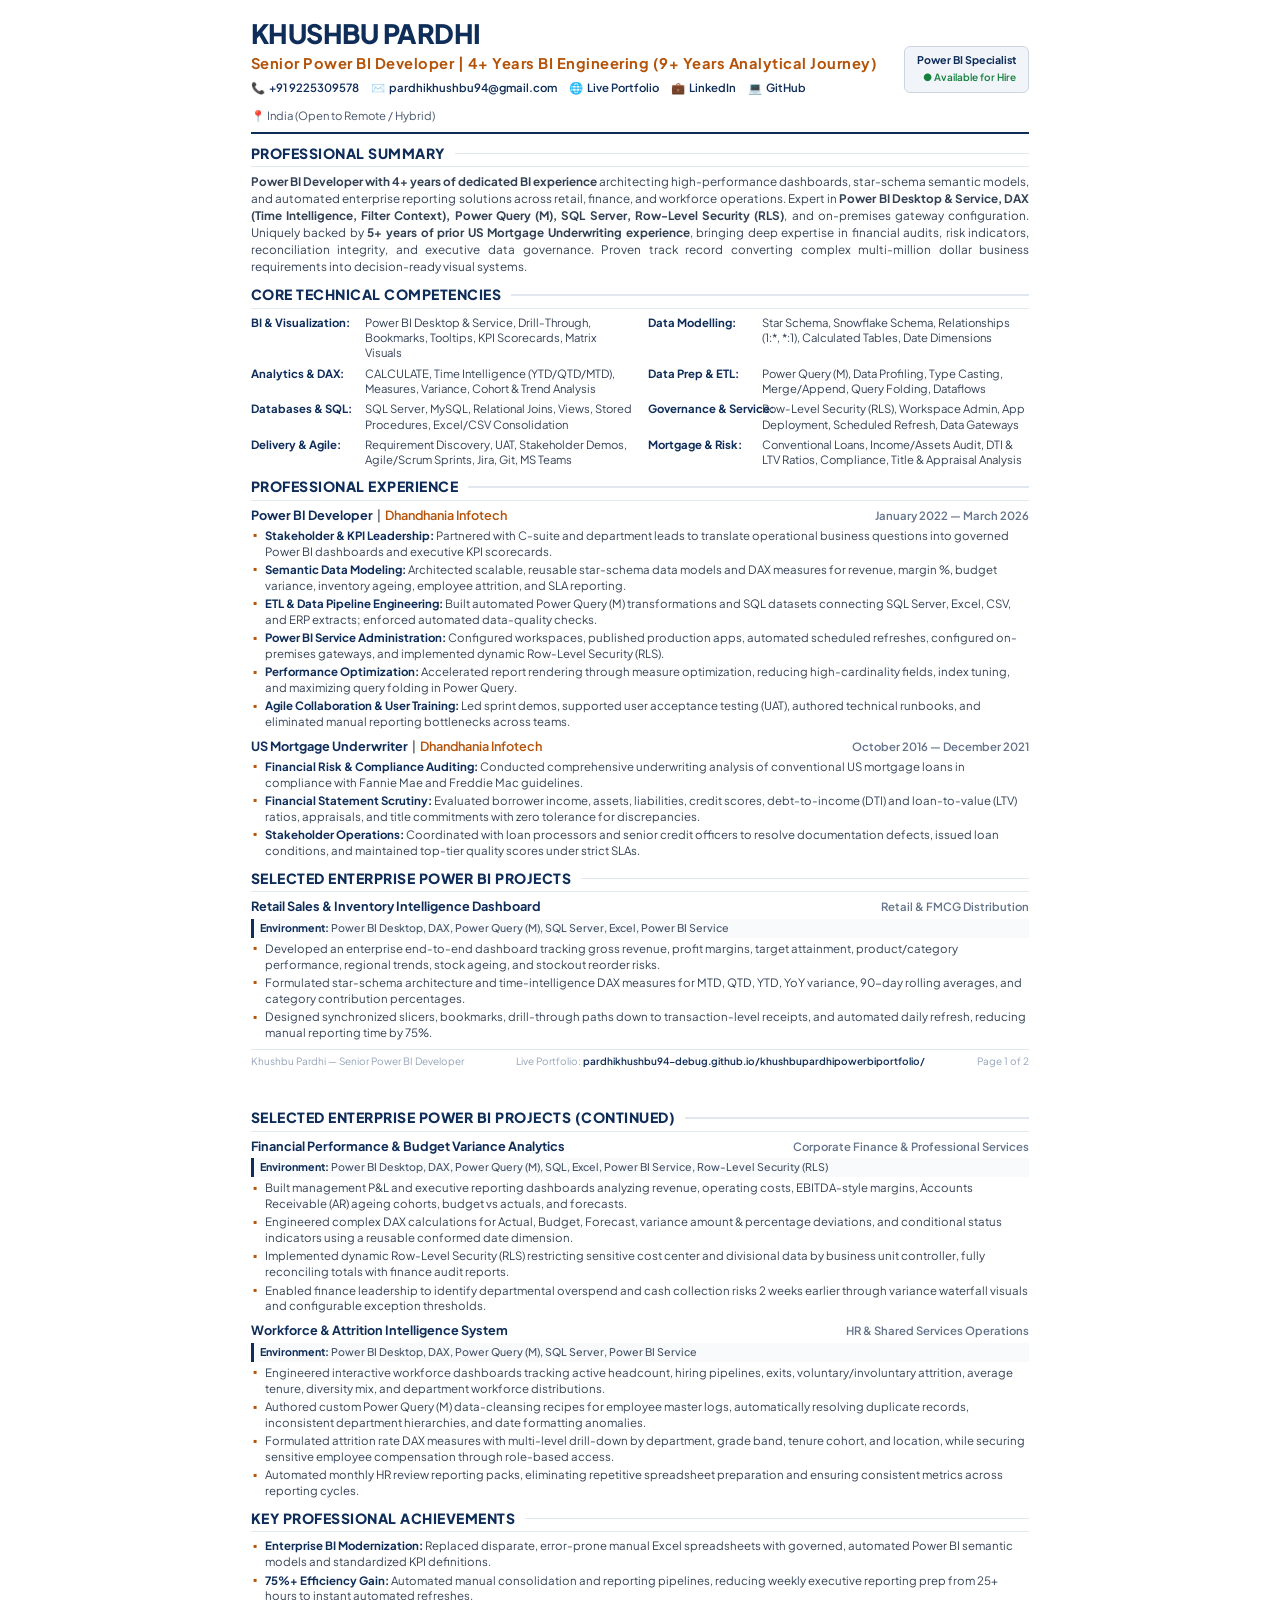
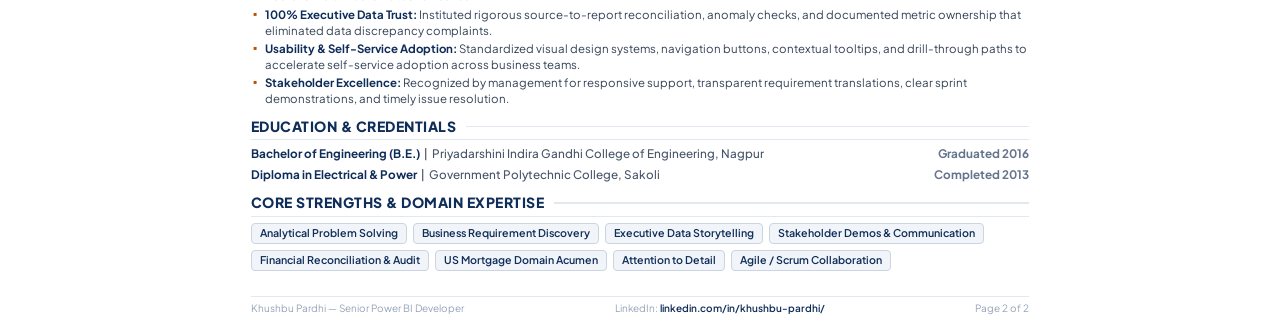
<file: resume.html>
<!DOCTYPE html>
<html lang="en">
<head>
  <meta charset="UTF-8">
  <title>Khushbu Pardhi - Senior Power BI Developer Resume</title>
  <meta name="viewport" content="width=device-width, initial-scale=1.0">
  <link rel="preconnect" href="https://fonts.googleapis.com">
  <link rel="preconnect" href="https://fonts.gstatic.com" crossorigin>
  <link href="https://fonts.googleapis.com/css2?family=Plus+Jakarta+Sans:wght@400;500;600;700;800&display=swap" rel="stylesheet">
  <style>
    @page {
      size: A4;
      margin: 10mm 12mm 10mm 12mm;
    }
    *, *::before, *::after {
      box-sizing: border-box;
      margin: 0;
      padding: 0;
    }
    body {
      font-family: 'Plus Jakarta Sans', -apple-system, BlinkMacSystemFont, 'Segoe UI', Roboto, Helvetica, Arial, sans-serif;
      color: #1e293b;
      background-color: #ffffff;
      line-height: 1.4;
      font-size: 9.5pt;
      -webkit-font-smoothing: antialiased;
      -webkit-print-color-adjust: exact;
      print-color-adjust: exact;
    }

    .page {
      max-width: 210mm;
      margin: 0 auto;
      padding: 4mm 2mm;
      page-break-after: always;
    }
    .page:last-child {
      page-break-after: avoid;
    }

    /* Header Section */
    .header {
      border-bottom: 2px solid #0f2d59;
      padding-bottom: 8px;
      margin-bottom: 10px;
      display: flex;
      justify-content: space-between;
      align-items: center;
    }
    .header-info {
      flex: 1;
    }
    .name {
      font-size: 20pt;
      font-weight: 800;
      color: #0f2d59;
      letter-spacing: -0.5px;
      text-transform: uppercase;
    }
    .title-role {
      font-size: 11pt;
      font-weight: 700;
      color: #b45309;
      margin-top: 1px;
      letter-spacing: 0.5px;
    }
    .contact-bar {
      display: flex;
      flex-wrap: wrap;
      gap: 12px;
      margin-top: 6px;
      font-size: 8.5pt;
      color: #475569;
    }
    .contact-item {
      display: inline-flex;
      align-items: center;
      gap: 4px;
    }
    .contact-item a {
      color: #0f2d59;
      text-decoration: none;
      font-weight: 600;
    }
    .contact-item a:hover {
      text-decoration: underline;
      color: #b45309;
    }
    .header-badge {
      text-align: right;
      padding: 6px 12px;
      background: #f1f5f9;
      border: 1px solid #cbd5e1;
      border-radius: 6px;
    }
    .header-badge .badge-text {
      font-size: 8pt;
      font-weight: 700;
      color: #0f2d59;
      display: block;
    }
    .header-badge .badge-sub {
      font-size: 7.5pt;
      color: #15803d;
      font-weight: 600;
    }

    /* Section Headings */
    .section-title {
      font-size: 10.5pt;
      font-weight: 800;
      color: #0f2d59;
      text-transform: uppercase;
      letter-spacing: 0.5px;
      border-bottom: 1.5px solid #e2e8f0;
      padding-bottom: 3px;
      margin-top: 10px;
      margin-bottom: 6px;
      display: flex;
      align-items: center;
      justify-content: space-between;
    }
    .section-title::after {
      content: '';
      flex: 1;
      height: 1.5px;
      background: #e2e8f0;
      margin-left: 10px;
    }

    /* Summary */
    .summary-text {
      font-size: 8.8pt;
      color: #334155;
      line-height: 1.45;
      text-align: justify;
    }

    /* Skills Grid */
    .skills-grid {
      display: grid;
      grid-template-columns: 1fr 1fr;
      gap: 5px 16px;
      font-size: 8.5pt;
    }
    .skill-category {
      display: flex;
      gap: 4px;
      line-height: 1.35;
    }
    .skill-label {
      font-weight: 700;
      color: #0f2d59;
      white-space: nowrap;
      min-width: 110px;
    }
    .skill-values {
      color: #334155;
    }

    /* Experience & Projects */
    .job-item, .project-item {
      margin-bottom: 8px;
    }
    .job-header, .project-header {
      display: flex;
      justify-content: space-between;
      align-items: baseline;
      font-size: 9.5pt;
    }
    .job-title, .project-title {
      font-weight: 700;
      color: #0f2d59;
    }
    .job-company {
      font-weight: 600;
      color: #b45309;
    }
    .job-meta, .project-domain {
      font-size: 8.5pt;
      font-weight: 600;
      color: #64748b;
    }
    .environment-bar {
      font-size: 8pt;
      color: #475569;
      background: #f8fafc;
      border-left: 3px solid #0f2d59;
      padding: 2px 6px;
      margin: 3px 0;
      font-weight: 500;
    }
    .environment-bar strong {
      color: #0f2d59;
    }

    /* Bullet Lists */
    ul.bullet-list {
      list-style-type: none;
      padding-left: 0;
      margin-top: 3px;
    }
    ul.bullet-list li {
      position: relative;
      padding-left: 14px;
      margin-bottom: 2.5px;
      font-size: 8.6pt;
      color: #334155;
      line-height: 1.38;
    }
    ul.bullet-list li::before {
      content: '▪';
      position: absolute;
      left: 2px;
      color: #b45309;
      font-size: 9pt;
      top: -0.5px;
    }
    ul.bullet-list li strong {
      color: #0f2d59;
    }

    /* Education */
    .edu-item {
      display: flex;
      justify-content: space-between;
      margin-bottom: 4px;
      font-size: 8.8pt;
    }
    .edu-degree {
      font-weight: 700;
      color: #0f2d59;
    }
    .edu-school {
      color: #475569;
      font-weight: 500;
    }
    .edu-year {
      font-weight: 700;
      color: #64748b;
    }

    /* Strengths Pill Tags */
    .strengths-row {
      display: flex;
      flex-wrap: wrap;
      gap: 6px;
      margin-top: 4px;
    }
    .strength-tag {
      font-size: 8pt;
      font-weight: 600;
      padding: 2px 8px;
      background: #f1f5f9;
      border: 1px solid #cbd5e1;
      border-radius: 4px;
      color: #0f2d59;
    }

    /* Footer Pagination */
    .resume-footer {
      margin-top: 8px;
      padding-top: 4px;
      border-top: 1px solid #e2e8f0;
      display: flex;
      justify-content: space-between;
      font-size: 7.5pt;
      color: #94a3b8;
    }
    .resume-footer a {
      color: #0f2d59;
      text-decoration: none;
      font-weight: 600;
    }
  </style>
</head>
<body>

  <!-- ========================================================================
       PAGE 1
       ======================================================================== -->
  <div class="page">
    
    <!-- Header -->
    <header class="header">
      <div class="header-info">
        <h1 class="name">Khushbu Pardhi</h1>
        <div class="title-role">Senior Power BI Developer | 4+ Years BI Engineering (9+ Years Analytical Journey)</div>
        <div class="contact-bar">
          <span class="contact-item">📞 <a href="tel:+919225309578">+91 9225309578</a></span>
          <span class="contact-item">✉️ <a href="mailto:pardhikhushbu94@gmail.com">pardhikhushbu94@gmail.com</a></span>
          <span class="contact-item">🌐 <a href="https://pardhikhushbu94-debug.github.io/khushbupardhipowerbiportfolio/" target="_blank">Live Portfolio</a></span>
          <span class="contact-item">💼 <a href="https://www.linkedin.com/in/khushbu-pardhi/" target="_blank">LinkedIn</a></span>
          <span class="contact-item">💻 <a href="https://github.com/pardhikhushbu94-debug" target="_blank">GitHub</a></span>
          <span class="contact-item">📍 India (Open to Remote / Hybrid)</span>
        </div>
      </div>
      <div class="header-badge">
        <span class="badge-text">Power BI Specialist</span>
        <span class="badge-sub">● Available for Hire</span>
      </div>
    </header>

    <!-- Professional Summary -->
    <section>
      <h2 class="section-title">Professional Summary</h2>
      <p class="summary-text">
        <strong>Power BI Developer with 4+ years of dedicated BI experience</strong> architecting high-performance dashboards, star-schema semantic models, and automated enterprise reporting solutions across retail, finance, and workforce operations. Expert in <strong>Power BI Desktop &amp; Service, DAX (Time Intelligence, Filter Context), Power Query (M), SQL Server, Row-Level Security (RLS)</strong>, and on-premises gateway configuration. Uniquely backed by <strong>5+ years of prior US Mortgage Underwriting experience</strong>, bringing deep expertise in financial audits, risk indicators, reconciliation integrity, and executive data governance. Proven track record converting complex multi-million dollar business requirements into decision-ready visual systems.
      </p>
    </section>

    <!-- Core Skills Matrix -->
    <section>
      <h2 class="section-title">Core Technical Competencies</h2>
      <div class="skills-grid">
        <div class="skill-category">
          <span class="skill-label">BI &amp; Visualization:</span>
          <span class="skill-values">Power BI Desktop &amp; Service, Drill-Through, Bookmarks, Tooltips, KPI Scorecards, Matrix Visuals</span>
        </div>
        <div class="skill-category">
          <span class="skill-label">Data Modelling:</span>
          <span class="skill-values">Star Schema, Snowflake Schema, Relationships (1:*, *:1), Calculated Tables, Date Dimensions</span>
        </div>
        <div class="skill-category">
          <span class="skill-label">Analytics &amp; DAX:</span>
          <span class="skill-values">CALCULATE, Time Intelligence (YTD/QTD/MTD), Measures, Variance, Cohort &amp; Trend Analysis</span>
        </div>
        <div class="skill-category">
          <span class="skill-label">Data Prep &amp; ETL:</span>
          <span class="skill-values">Power Query (M), Data Profiling, Type Casting, Merge/Append, Query Folding, Dataflows</span>
        </div>
        <div class="skill-category">
          <span class="skill-label">Databases &amp; SQL:</span>
          <span class="skill-values">SQL Server, MySQL, Relational Joins, Views, Stored Procedures, Excel/CSV Consolidation</span>
        </div>
        <div class="skill-category">
          <span class="skill-label">Governance &amp; Service:</span>
          <span class="skill-values">Row-Level Security (RLS), Workspace Admin, App Deployment, Scheduled Refresh, Data Gateways</span>
        </div>
        <div class="skill-category">
          <span class="skill-label">Delivery &amp; Agile:</span>
          <span class="skill-values">Requirement Discovery, UAT, Stakeholder Demos, Agile/Scrum Sprints, Jira, Git, MS Teams</span>
        </div>
        <div class="skill-category">
          <span class="skill-label">Mortgage &amp; Risk:</span>
          <span class="skill-values">Conventional Loans, Income/Assets Audit, DTI &amp; LTV Ratios, Compliance, Title &amp; Appraisal Analysis</span>
        </div>
      </div>
    </section>

    <!-- Professional Experience -->
    <section>
      <h2 class="section-title">Professional Experience</h2>

      <!-- Job 1 -->
      <article class="job-item">
        <div class="job-header">
          <div>
            <span class="job-title">Power BI Developer</span> &nbsp;|&nbsp; 
            <span class="job-company">Dhandhania Infotech</span>
          </div>
          <span class="job-meta">January 2022 — March 2026</span>
        </div>
        <ul class="bullet-list">
          <li><strong>Stakeholder &amp; KPI Leadership:</strong> Partnered with C-suite and department leads to translate operational business questions into governed Power BI dashboards and executive KPI scorecards.</li>
          <li><strong>Semantic Data Modeling:</strong> Architected scalable, reusable star-schema data models and DAX measures for revenue, margin %, budget variance, inventory ageing, employee attrition, and SLA reporting.</li>
          <li><strong>ETL &amp; Data Pipeline Engineering:</strong> Built automated Power Query (M) transformations and SQL datasets connecting SQL Server, Excel, CSV, and ERP extracts; enforced automated data-quality checks.</li>
          <li><strong>Power BI Service Administration:</strong> Configured workspaces, published production apps, automated scheduled refreshes, configured on-premises gateways, and implemented dynamic Row-Level Security (RLS).</li>
          <li><strong>Performance Optimization:</strong> Accelerated report rendering through measure optimization, reducing high-cardinality fields, index tuning, and maximizing query folding in Power Query.</li>
          <li><strong>Agile Collaboration &amp; User Training:</strong> Led sprint demos, supported user acceptance testing (UAT), authored technical runbooks, and eliminated manual reporting bottlenecks across teams.</li>
        </ul>
      </article>

      <!-- Job 2 -->
      <article class="job-item">
        <div class="job-header">
          <div>
            <span class="job-title">US Mortgage Underwriter</span> &nbsp;|&nbsp; 
            <span class="job-company">Dhandhania Infotech</span>
          </div>
          <span class="job-meta">October 2016 — December 2021</span>
        </div>
        <ul class="bullet-list">
          <li><strong>Financial Risk &amp; Compliance Auditing:</strong> Conducted comprehensive underwriting analysis of conventional US mortgage loans in compliance with Fannie Mae and Freddie Mac guidelines.</li>
          <li><strong>Financial Statement Scrutiny:</strong> Evaluated borrower income, assets, liabilities, credit scores, debt-to-income (DTI) and loan-to-value (LTV) ratios, appraisals, and title commitments with zero tolerance for discrepancies.</li>
          <li><strong>Stakeholder Operations:</strong> Coordinated with loan processors and senior credit officers to resolve documentation defects, issued loan conditions, and maintained top-tier quality scores under strict SLAs.</li>
        </ul>
      </article>
    </section>

    <!-- Selected Power BI Projects (Start on Page 1) -->
    <section>
      <h2 class="section-title">Selected Enterprise Power BI Projects</h2>

      <!-- Project 1 -->
      <article class="project-item">
        <div class="project-header">
          <span class="project-title">Retail Sales &amp; Inventory Intelligence Dashboard</span>
          <span class="project-domain">Retail &amp; FMCG Distribution</span>
        </div>
        <div class="environment-bar">
          <strong>Environment:</strong> Power BI Desktop, DAX, Power Query (M), SQL Server, Excel, Power BI Service
        </div>
        <ul class="bullet-list">
          <li>Developed an enterprise end-to-end dashboard tracking gross revenue, profit margins, target attainment, product/category performance, regional trends, stock ageing, and stockout reorder risks.</li>
          <li>Formulated star-schema architecture and time-intelligence DAX measures for MTD, QTD, YTD, YoY variance, 90-day rolling averages, and category contribution percentages.</li>
          <li>Designed synchronized slicers, bookmarks, drill-through paths down to transaction-level receipts, and automated daily refresh, reducing manual reporting time by 75%.</li>
        </ul>
      </article>
    </section>

    <div class="resume-footer">
      <span>Khushbu Pardhi — Senior Power BI Developer</span>
      <span>Live Portfolio: <a href="https://pardhikhushbu94-debug.github.io/khushbupardhipowerbiportfolio/">pardhikhushbu94-debug.github.io/khushbupardhipowerbiportfolio/</a></span>
      <span>Page 1 of 2</span>
    </div>

  </div>

  <!-- ========================================================================
       PAGE 2
       ======================================================================== -->
  <div class="page">
    
    <!-- Continued Projects -->
    <section>
      <h2 class="section-title">Selected Enterprise Power BI Projects (Continued)</h2>

      <!-- Project 2 -->
      <article class="project-item">
        <div class="project-header">
          <span class="project-title">Financial Performance &amp; Budget Variance Analytics</span>
          <span class="project-domain">Corporate Finance &amp; Professional Services</span>
        </div>
        <div class="environment-bar">
          <strong>Environment:</strong> Power BI Desktop, DAX, Power Query (M), SQL, Excel, Power BI Service, Row-Level Security (RLS)
        </div>
        <ul class="bullet-list">
          <li>Built management P&amp;L and executive reporting dashboards analyzing revenue, operating costs, EBITDA-style margins, Accounts Receivable (AR) ageing cohorts, budget vs actuals, and forecasts.</li>
          <li>Engineered complex DAX calculations for Actual, Budget, Forecast, variance amount &amp; percentage deviations, and conditional status indicators using a reusable conformed date dimension.</li>
          <li>Implemented dynamic Row-Level Security (RLS) restricting sensitive cost center and divisional data by business unit controller, fully reconciling totals with finance audit reports.</li>
          <li>Enabled finance leadership to identify departmental overspend and cash collection risks 2 weeks earlier through variance waterfall visuals and configurable exception thresholds.</li>
        </ul>
      </article>

      <!-- Project 3 -->
      <article class="project-item">
        <div class="project-header">
          <span class="project-title">Workforce &amp; Attrition Intelligence System</span>
          <span class="project-domain">HR &amp; Shared Services Operations</span>
        </div>
        <div class="environment-bar">
          <strong>Environment:</strong> Power BI Desktop, DAX, Power Query (M), SQL Server, Power BI Service
        </div>
        <ul class="bullet-list">
          <li>Engineered interactive workforce dashboards tracking active headcount, hiring pipelines, exits, voluntary/involuntary attrition, average tenure, diversity mix, and department workforce distributions.</li>
          <li>Authored custom Power Query (M) data-cleansing recipes for employee master logs, automatically resolving duplicate records, inconsistent department hierarchies, and date formatting anomalies.</li>
          <li>Formulated attrition rate DAX measures with multi-level drill-down by department, grade band, tenure cohort, and location, while securing sensitive employee compensation through role-based access.</li>
          <li>Automated monthly HR review reporting packs, eliminating repetitive spreadsheet preparation and ensuring consistent metrics across reporting cycles.</li>
        </ul>
      </article>
    </section>

    <!-- Key Achievements -->
    <section>
      <h2 class="section-title">Key Professional Achievements</h2>
      <ul class="bullet-list">
        <li><strong>Enterprise BI Modernization:</strong> Replaced disparate, error-prone manual Excel spreadsheets with governed, automated Power BI semantic models and standardized KPI definitions.</li>
        <li><strong>75%+ Efficiency Gain:</strong> Automated manual consolidation and reporting pipelines, reducing weekly executive reporting prep from 25+ hours to instant automated refreshes.</li>
        <li><strong>100% Executive Data Trust:</strong> Instituted rigorous source-to-report reconciliation, anomaly checks, and documented metric ownership that eliminated data discrepancy complaints.</li>
        <li><strong>Usability &amp; Self-Service Adoption:</strong> Standardized visual design systems, navigation buttons, contextual tooltips, and drill-through paths to accelerate self-service adoption across business teams.</li>
        <li><strong>Stakeholder Excellence:</strong> Recognized by management for responsive support, transparent requirement translations, clear sprint demonstrations, and timely issue resolution.</li>
      </ul>
    </section>

    <!-- Education -->
    <section>
      <h2 class="section-title">Education &amp; Credentials</h2>
      <div class="edu-item">
        <div>
          <span class="edu-degree">Bachelor of Engineering (B.E.)</span> &nbsp;|&nbsp; 
          <span class="edu-school">Priyadarshini Indira Gandhi College of Engineering, Nagpur</span>
        </div>
        <span class="edu-year">Graduated 2016</span>
      </div>
      <div class="edu-item">
        <div>
          <span class="edu-degree">Diploma in Electrical &amp; Power</span> &nbsp;|&nbsp; 
          <span class="edu-school">Government Polytechnic College, Sakoli</span>
        </div>
        <span class="edu-year">Completed 2013</span>
      </div>
    </section>

    <!-- Professional Strengths -->
    <section>
      <h2 class="section-title">Core Strengths &amp; Domain Expertise</h2>
      <div class="strengths-row">
        <span class="strength-tag">Analytical Problem Solving</span>
        <span class="strength-tag">Business Requirement Discovery</span>
        <span class="strength-tag">Executive Data Storytelling</span>
        <span class="strength-tag">Stakeholder Demos &amp; Communication</span>
        <span class="strength-tag">Financial Reconciliation &amp; Audit</span>
        <span class="strength-tag">US Mortgage Domain Acumen</span>
        <span class="strength-tag">Attention to Detail</span>
        <span class="strength-tag">Agile / Scrum Collaboration</span>
      </div>
    </section>

    <!-- Verification / Footer -->
    <div class="resume-footer" style="margin-top: 25px;">
      <span>Khushbu Pardhi — Senior Power BI Developer</span>
      <span>LinkedIn: <a href="https://www.linkedin.com/in/khushbu-pardhi/">linkedin.com/in/khushbu-pardhi/</a></span>
      <span>Page 2 of 2</span>
    </div>

  </div>

</body>
</html>
</file>
